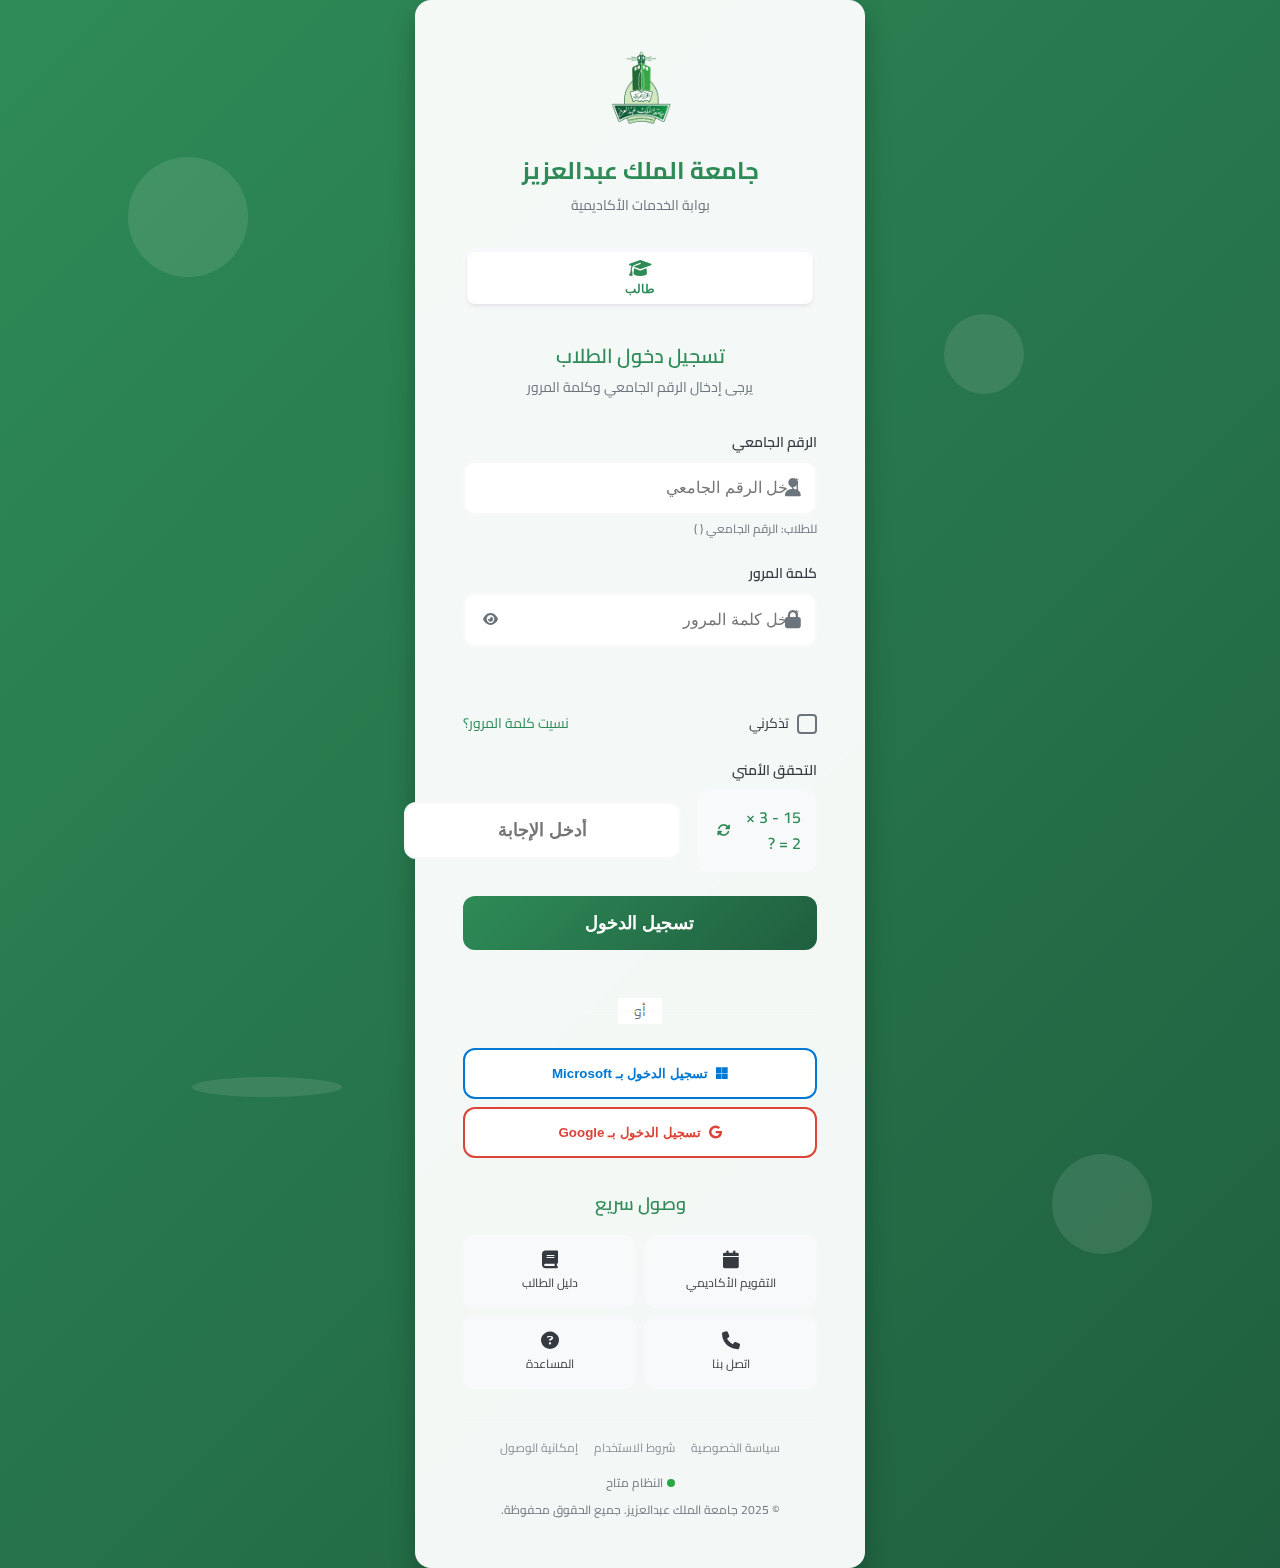
<file: index.html>
<!DOCTYPE html>
<html lang="ar" dir="rtl">
<head>
    <meta charset="UTF-8">
    <meta name="viewport" content="width=device-width, initial-scale=1.0">
    <title>تسجيل الدخول - جامعة الملك عبدالعزيز</title>
    <link rel="stylesheet" href="main.css">
    <link rel="stylesheet" href="login.css">
    <link rel="stylesheet" href="https://cdnjs.cloudflare.com/ajax/libs/font-awesome/6.4.0/css/all.min.css">
    <link href="https://fonts.googleapis.com/css2?family=Cairo:wght@300;400;600;700;900&display=swap" rel="stylesheet">
</head>
<body class="login-page">
    <!-- Background Animation -->
    <div class="login-background">
        <div class="animated-shapes">
            <div class="shape shape-1"></div>
            <div class="shape shape-2"></div>
            <div class="shape shape-3"></div>
            <div class="shape shape-4"></div>
            <div class="shape shape-5"></div>
        </div>
    </div>

    <!-- Login Container -->
    <div class="login-container">
        <!-- Logo Section -->
        <div class="login-header">
            <img src="kau-logo.png" alt="شعار جامعة الملك عبدالعزيز" class="login-logo">
            <h1>جامعة الملك عبدالعزيز</h1>
            <p>بوابة الخدمات الأكاديمية</p>
        </div>

        <!-- Login Form -->
        <div class="login-form-container">
            <div class="login-tabs">
                <button class="tab-btn active" data-tab="student">
                    <i class="fas fa-graduation-cap"></i>
                    <span>طالب</span>
                </button>
            </div>

            <form class="login-form" id="loginForm">
                <h2 id="loginTitle">تسجيل الدخول</h2>
                <p id="loginSubtitle">يرجى إدخال بياناتك للوصول إلى البوابة الأكاديمية</p>

                <!-- User Type Selection -->
                <input type="hidden" id="userType" value="student">

                <!-- Username Field -->
                <div class="form-group">
                    <label for="username" id="usernameLabel">الرقم الجامعي / اسم المستخدم</label>
                    <div class="input-container">
                        <i class="fas fa-user input-icon"></i>
                        <input type="text" id="username" name="username" placeholder="أدخل الرقم الجامعي أو اسم المستخدم" required>
                        <div class="input-validation">
                            <i class="fas fa-check validation-icon"></i>
                        </div>
                    </div>
                    <small class="input-hint" id="usernameHint"></small>
                </div>

                <!-- Password Field -->
                <div class="form-group">
                    <label for="password">كلمة المرور</label>
                    <div class="input-container">
                        <i class="fas fa-lock input-icon"></i>
                        <input type="password" id="password" name="password" placeholder="أدخل كلمة المرور" required>
                        <button type="button" class="password-toggle" onclick="togglePassword()">
                            <i class="fas fa-eye"></i>
                        </button>
                    </div>
                    <div class="password-strength" id="passwordStrength">
                        <div class="strength-bar">
                            <div class="strength-fill"></div>
                        </div>
                        <span class="strength-text">قوة كلمة المرور: متوسطة</span>
                    </div>
                </div>

                <!-- Remember Me & Forgot Password -->
                <div class="form-options">
                    <label class="checkbox-container">
                        <input type="checkbox" id="rememberMe">
                        <span class="checkmark"></span>
                        تذكرني
                    </label>
                    <a href="#" class="forgot-password" onclick="showForgotPassword()">نسيت كلمة المرور؟</a>
                </div>

                <!-- Security Verification -->
                <div class="form-group">
                    <label for="captcha">التحقق الأمني</label>
                    <div class="captcha-container">
                        <div class="captcha-question" id="captchaQuestion">
                            <span id="captchaText">7 + 10 × 9 = ?</span>
                            <button type="button" class="captcha-refresh" onclick="refreshCaptcha()">
                                <i class="fas fa-sync-alt"></i>
                            </button>
                        </div>
                        <input type="text" id="captcha" name="captcha" placeholder="أدخل الإجابة" required>
                    </div>
                </div>

                <!-- Login Button -->
                <button type="submit" class="login-btn" id="loginBtn">
                    <span class="btn-text">تسجيل الدخول</span>
                    <span class="btn-loading">
                        <i class="fas fa-spinner fa-spin"></i>
                        جاري التحقق...
                    </span>
                </button>

                <!-- Alternative Login Methods -->
                <div class="divider">
                    <span>أو</span>
                </div>

                <div class="alternative-login">
                    <button type="button" class="alt-login-btn microsoft-btn" onclick="loginWithMicrosoft()">
                        <i class="fab fa-microsoft"></i>
                        تسجيل الدخول بـ Microsoft
                    </button>
                    <button type="button" class="alt-login-btn google-btn" onclick="loginWithGoogle()">
                        <i class="fab fa-google"></i>
                        تسجيل الدخول بـ Google
                    </button>
                </div>
            </form>
        </div>

        <!-- Quick Links -->
        <div class="quick-links">
            <h4>وصول سريع</h4>
            <div class="links-grid">
                <a href="#" class="quick-link">
                    <i class="fas fa-calendar"></i>
                    <span>التقويم الأكاديمي</span>
                </a>
                <a href="#" class="quick-link">
                    <i class="fas fa-book"></i>
                    <span>دليل الطالب</span>
                </a>
                <a href="#" class="quick-link">
                    <i class="fas fa-phone"></i>
                    <span>اتصل بنا</span>
                </a>
                <a href="#" class="quick-link">
                    <i class="fas fa-question-circle"></i>
                    <span>المساعدة</span>
                </a>
            </div>
        </div>

        <!-- Footer -->
        <div class="login-footer">
            <div class="footer-links">
                <a href="#">سياسة الخصوصية</a>
                <a href="#">شروط الاستخدام</a>
                <a href="#">إمكانية الوصول</a>
            </div>
            <div class="system-status">
                <span class="status-indicator online"></span>
                <span>النظام متاح</span>
            </div>
            <p>&copy; 2025 جامعة الملك عبدالعزيز. جميع الحقوق محفوظة.</p>
        </div>
    </div>

    <!-- Success Modal -->
    <div class="success-modal" id="successModal">
        <div class="success-content">
            <div class="success-icon">
                <i class="fas fa-check"></i>
            </div>
            <h3>تم تسجيل الدخول بنجاح</h3>
            <p>مرحباً بك في بوابة الخدمات الأكاديمية</p>
            <p>سيتم توجيهك إلى لوحة التحكم خلال قليل...</p>
            <button class="success-btn" onclick="redirectToDashboard()">
                الانتقال إلى لوحة التحكم
            </button>
        </div>
    </div>

    <script src="main.js"></script>
    <script src="login.js"></script>
</body>
</html>
</file>
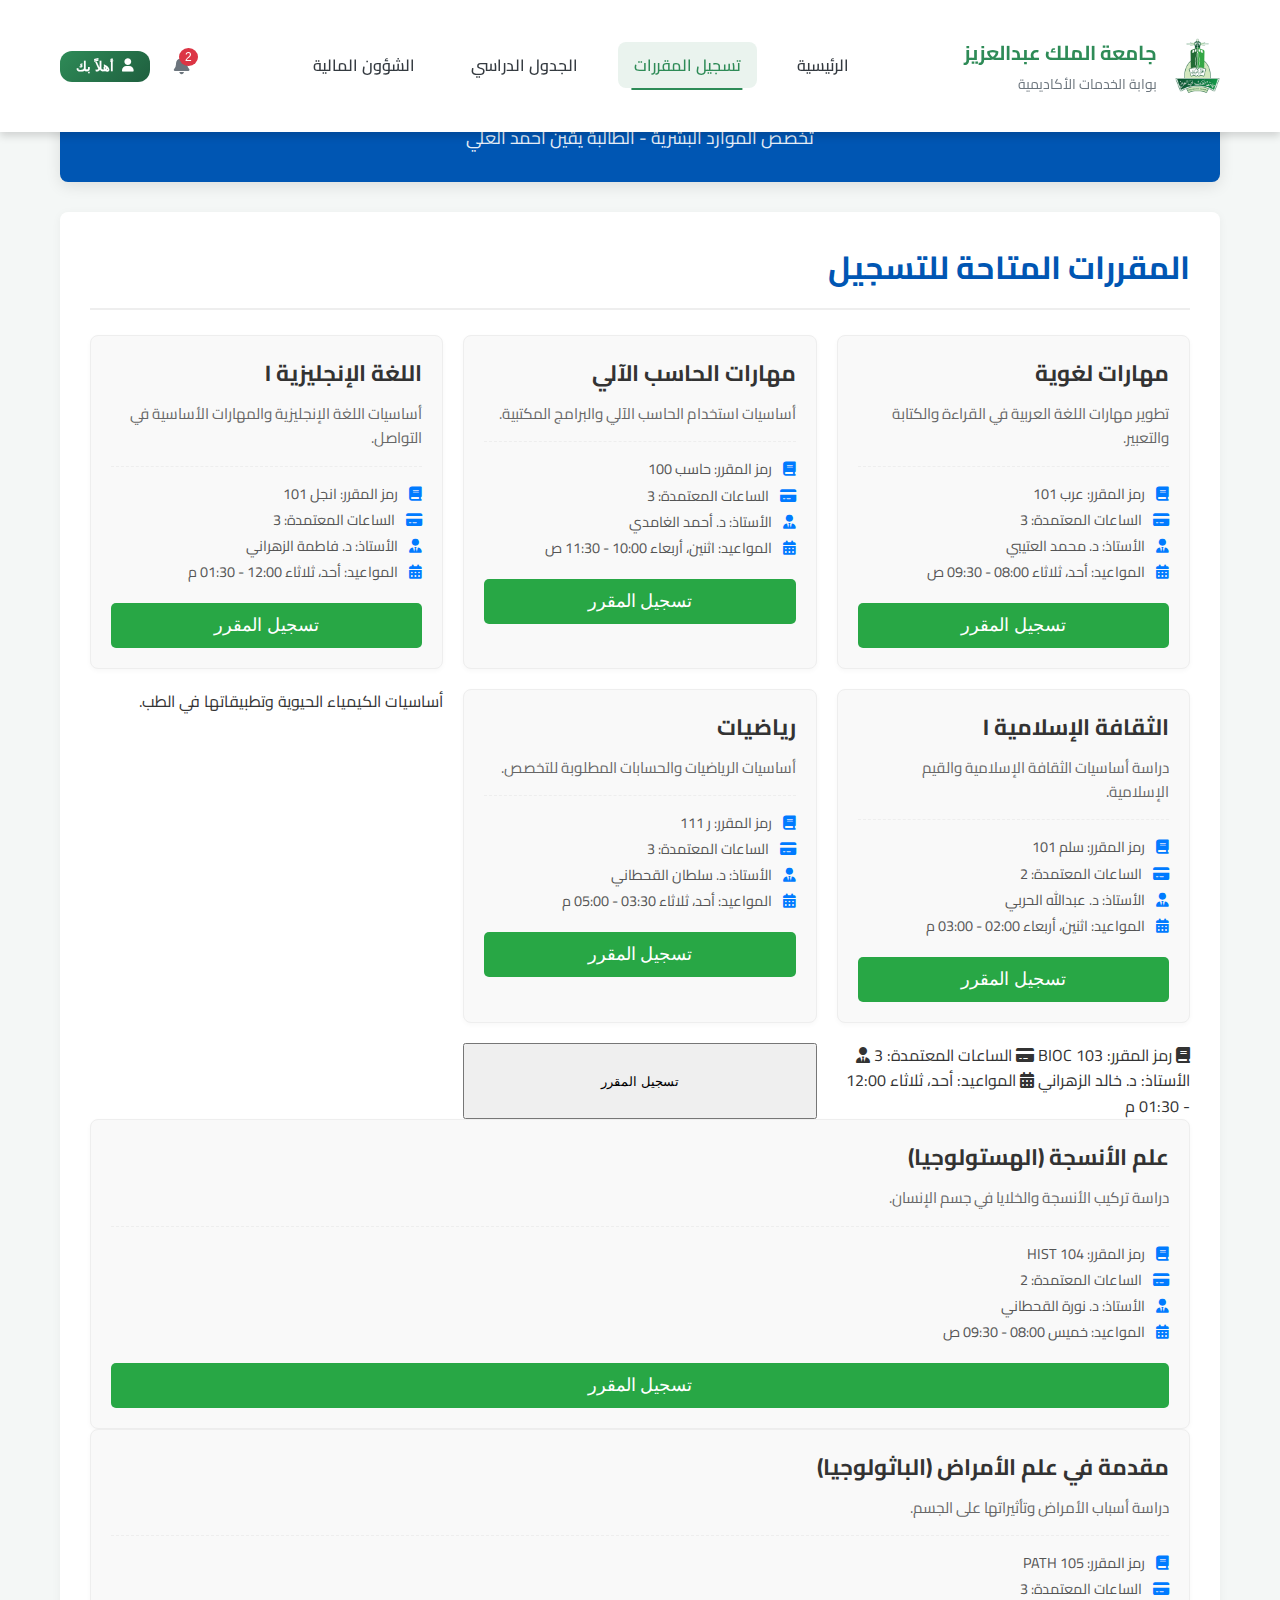
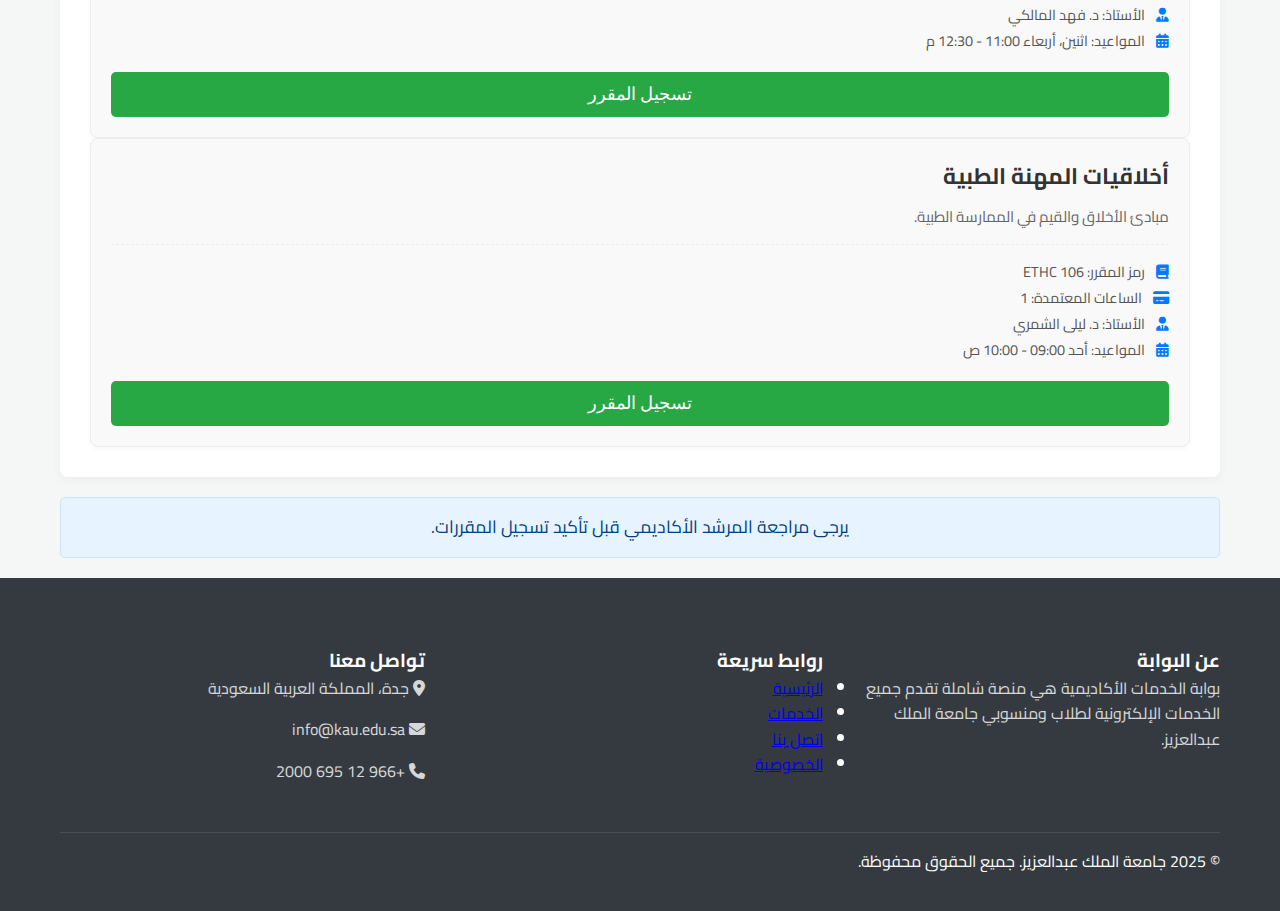
<file: registration.html>
<!DOCTYPE html>
<html lang="ar" dir="rtl">
<head>
    <meta charset="UTF-8">
    <meta name="viewport" content="width=device-width, initial-scale=1.0">
    <title>تسجيل المقررات - جامعة الملك عبدالعزيز</title>
    <link rel="stylesheet" href="main.css">
    <link rel="stylesheet" href="https://cdnjs.cloudflare.com/ajax/libs/font-awesome/6.4.0/css/all.min.css">
    <link href="https://fonts.googleapis.com/css2?family=Cairo:wght@300;400;600;700;900&display=swap" rel="stylesheet">
    <style>
        body {
            background-color: #f4f7f6;
            font-family: 'Cairo', sans-serif;
            color: #333;
        }
        .container {
            max-width: 1200px;
            margin: 0 auto;
            padding: 20px;
        }
        .page-header {
            background-color: #0056b3;
            color: white;
            padding: 30px 20px;
            border-radius: 8px;
            margin-bottom: 30px;
            text-align: center;
            box-shadow: 0 4px 15px rgba(0, 0, 0, 0.1);
        }
        .page-header h1 {
            margin: 0;
            font-size: 2.5em;
            font-weight: 700;
        }
        .page-header p {
            font-size: 1.1em;
            margin-top: 10px;
            opacity: 0.9;
        }
        .registration-section {
            background-color: #fff;
            padding: 30px;
            border-radius: 8px;
            box-shadow: 0 2px 10px rgba(0, 0, 0, 0.05);
        }
        .registration-section h2 {
            color: #0056b3;
            font-size: 2em;
            margin-bottom: 25px;
            border-bottom: 2px solid #eee;
            padding-bottom: 15px;
        }
        .course-list {
            display: grid;
            grid-template-columns: repeat(auto-fit, minmax(300px, 1fr));
            gap: 20px;
        }
        .course-card {
            background-color: #f9f9f9;
            border: 1px solid #eee;
            border-radius: 8px;
            padding: 20px;
            box-shadow: 0 2px 5px rgba(0, 0, 0, 0.03);
            transition: transform 0.2s ease-in-out;
        }
        .course-card:hover {
            transform: translateY(-5px);
        }
        .course-card h3 {
            color: #333;
            font-size: 1.4em;
            margin-top: 0;
            margin-bottom: 10px;
        }
        .course-card p {
            font-size: 0.95em;
            color: #666;
            margin-bottom: 5px;
        }
        .course-card .course-details {
            margin-top: 15px;
            padding-top: 15px;
            border-top: 1px dashed #eee;
        }
        .course-card .course-details span {
            display: block;
            font-size: 0.9em;
            color: #555;
            margin-bottom: 3px;
        }
        .course-card .course-details span i {
            margin-left: 8px;
            color: #007bff;
        }
        .course-card .register-btn {
            display: block;
            width: 100%;
            padding: 12px;
            margin-top: 20px;
            background-color: #28a745;
            color: white;
            border: none;
            border-radius: 5px;
            font-size: 1.1em;
            cursor: pointer;
            transition: background-color 0.3s ease;
        }
        .course-card .register-btn:hover {
            background-color: #218838;
        }
        .message-box {
            background-color: #e7f3ff;
            border: 1px solid #cce5ff;
            color: #004085;
            padding: 15px;
            border-radius: 5px;
            margin-top: 20px;
            font-size: 1.1em;
            text-align: center;
        }
    </style>
</head>
<body>
    <!-- Header (يمكن تضمينها من ملف main.html أو إعادة بنائها هنا) -->
    <header class="header">
        <div class="container">
            <div class="header-content">
                <div class="logo-section">
                    <img src="kau-logo.png" alt="شعار جامعة الملك عبدالعزيز" class="logo">
                    <div class="logo-text">
                        <h1>جامعة الملك عبدالعزيز</h1>
                        <p>بوابة الخدمات الأكاديمية</p>
                    </div>
                </div>
                <nav class="main-nav">
                    <ul>
                        <li><a href="academic.html" class="nav-link">الرئيسية</a></li>
                        <li><a href="#" class="nav-link active">تسجيل المقررات</a></li>
                        <li><a href="schedule.html" class="nav-link">الجدول الدراسي</a></li>
                        <li><a href="#" class="nav-link">الشؤون المالية</a></li>
                    </ul>
                </nav>
                <div class="header-actions">
                    <button class="notification-btn" id="notificationBtn">
                        <i class="fas fa-bell"></i>
                        <span class="notification-badge">3</span>
                    </button>
                    <div class="user-menu">
                        <button class="user-btn" id="userBtn">
                            <i class="fas fa-user"></i>
                            <span>أهلاً بك</span>
                        </button>
                        <div class="user-dropdown" id="userDropdown">
                            <a href="index.html">تسجيل الدخول</a>
                            <a href="profile.html">الملف الشخصي</a>
                            <a href="settings.html">الإعدادات</a>
                            <a href="#" onclick="logout()">تسجيل الخروج</a>
                        </div>
                    </div>
                </div>
            </div>
        </div>
    </header>

    <div class="container">
        <div class="page-header">
            <h1>تسجيل المقررات الدراسية</h1>
            <p>تخصص الموارد البشرية - الطالبة يقين احمد العلي</p>
        </div>

        <div class="registration-section">
            <h2>المقررات المتاحة للتسجيل</h2>
            <div class="course-list">
                <!-- مقررات السنة الأولى لتخصص الموارد البشرية -->
                <div class="course-card">
                    <h3>مهارات لغوية</h3>
                    <p>تطوير مهارات اللغة العربية في القراءة والكتابة والتعبير.</p>
                    <div class="course-details">
                        <span><i class="fas fa-book"></i> رمز المقرر: عرب 101</span>
                        <span><i class="fas fa-credit-card"></i> الساعات المعتمدة: 3</span>
                        <span><i class="fas fa-user-tie"></i> الأستاذ: د. محمد العتيبي</span>
                        <span><i class="fas fa-calendar-alt"></i> المواعيد: أحد، ثلاثاء 08:00 - 09:30 ص</span>
                    </div>
                    <button class="register-btn">تسجيل المقرر</button>
                </div>

                <div class="course-card">
                    <h3>مهارات الحاسب الآلي</h3>
                    <p>أساسيات استخدام الحاسب الآلي والبرامج المكتبية.</p>
                    <div class="course-details">
                        <span><i class="fas fa-book"></i> رمز المقرر: حاسب 100</span>
                        <span><i class="fas fa-credit-card"></i> الساعات المعتمدة: 3</span>
                        <span><i class="fas fa-user-tie"></i> الأستاذ: د. أحمد الغامدي</span>
                        <span><i class="fas fa-calendar-alt"></i> المواعيد: اثنين، أربعاء 10:00 - 11:30 ص</span>
                    </div>
                    <button class="register-btn">تسجيل المقرر</button>
                </div>

                <div class="course-card">
                    <h3>اللغة الإنجليزية I</h3>
                    <p>أساسيات اللغة الإنجليزية والمهارات الأساسية في التواصل.</p>
                    <div class="course-details">
                        <span><i class="fas fa-book"></i> رمز المقرر: انجل 101</span>
                        <span><i class="fas fa-credit-card"></i> الساعات المعتمدة: 3</span>
                        <span><i class="fas fa-user-tie"></i> الأستاذ: د. فاطمة الزهراني</span>
                        <span><i class="fas fa-calendar-alt"></i> المواعيد: أحد، ثلاثاء 12:00 - 01:30 م</span>
                    </div>
                    <button class="register-btn">تسجيل المقرر</button>
                </div>

                <div class="course-card">
                    <h3>الثقافة الإسلامية I</h3>
                    <p>دراسة أساسيات الثقافة الإسلامية والقيم الإسلامية.</p>
                    <div class="course-details">
                        <span><i class="fas fa-book"></i> رمز المقرر: سلم 101</span>
                        <span><i class="fas fa-credit-card"></i> الساعات المعتمدة: 2</span>
                        <span><i class="fas fa-user-tie"></i> الأستاذ: د. عبدالله الحربي</span>
                        <span><i class="fas fa-calendar-alt"></i> المواعيد: اثنين، أربعاء 02:00 - 03:00 م</span>
                    </div>
                    <button class="register-btn">تسجيل المقرر</button>
                </div>

                <div class="course-card">
                    <h3>رياضيات</h3>
                    <p>أساسيات الرياضيات والحسابات المطلوبة للتخصص.</p>
                    <div class="course-details">
                        <span><i class="fas fa-book"></i> رمز المقرر: ر 111</span>
                        <span><i class="fas fa-credit-card"></i> الساعات المعتمدة: 3</span>
                        <span><i class="fas fa-user-tie"></i> الأستاذ: د. سلطان القحطاني</span>
                        <span><i class="fas fa-calendar-alt"></i> المواعيد: أحد، ثلاثاء 03:30 - 05:00 م</span>
                    </div>
                    <button class="register-btn">تسجيل المقرر</button>
                </div>
                    <p>أساسيات الكيمياء الحيوية وتطبيقاتها في الطب.</p>
                    <div class="course-details">
                        <span><i class="fas fa-book"></i> رمز المقرر: BIOC 103</span>
                        <span><i class="fas fa-credit-card"></i> الساعات المعتمدة: 3</span>
                        <span><i class="fas fa-user-tie"></i> الأستاذ: د. خالد الزهراني</span>
                        <span><i class="fas fa-calendar-alt"></i> المواعيد: أحد، ثلاثاء 12:00 - 01:30 م</span>
                    </div>
                    <button class="register-btn">تسجيل المقرر</button>
                </div>

                <div class="course-card">
                    <h3>علم الأنسجة (الهستولوجيا)</h3>
                    <p>دراسة تركيب الأنسجة والخلايا في جسم الإنسان.</p>
                    <div class="course-details">
                        <span><i class="fas fa-book"></i> رمز المقرر: HIST 104</span>
                        <span><i class="fas fa-credit-card"></i> الساعات المعتمدة: 2</span>
                        <span><i class="fas fa-user-tie"></i> الأستاذ: د. نورة القحطاني</span>
                        <span><i class="fas fa-calendar-alt"></i> المواعيد: خميس 08:00 - 09:30 ص</span>
                    </div>
                    <button class="register-btn">تسجيل المقرر</button>
                </div>

                <div class="course-card">
                    <h3>مقدمة في علم الأمراض (الباثولوجيا)</h3>
                    <p>دراسة أسباب الأمراض وتأثيراتها على الجسم.</p>
                    <div class="course-details">
                        <span><i class="fas fa-book"></i> رمز المقرر: PATH 105</span>
                        <span><i class="fas fa-credit-card"></i> الساعات المعتمدة: 3</span>
                        <span><i class="fas fa-user-tie"></i> الأستاذ: د. فهد المالكي</span>
                        <span><i class="fas fa-calendar-alt"></i> المواعيد: اثنين، أربعاء 11:00 - 12:30 م</span>
                    </div>
                    <button class="register-btn">تسجيل المقرر</button>
                </div>

                <div class="course-card">
                    <h3>أخلاقيات المهنة الطبية</h3>
                    <p>مبادئ الأخلاق والقيم في الممارسة الطبية.</p>
                    <div class="course-details">
                        <span><i class="fas fa-book"></i> رمز المقرر: ETHC 106</span>
                        <span><i class="fas fa-credit-card"></i> الساعات المعتمدة: 1</span>
                        <span><i class="fas fa-user-tie"></i> الأستاذ: د. ليلى الشمري</span>
                        <span><i class="fas fa-calendar-alt"></i> المواعيد: أحد 09:00 - 10:00 ص</span>
                    </div>
                    <button class="register-btn">تسجيل المقرر</button>
                </div>
            </div>
            <div class="message-box">
                <p>يرجى مراجعة المرشد الأكاديمي قبل تأكيد تسجيل المقررات.</p>
            </div>
        </div>
    </div>

    <!-- Footer (يمكن تضمينها من ملف main.html أو إعادة بنائها هنا) -->
    <footer class="footer">
        <div class="container">
            <div class="footer-content">
                <div class="footer-section about">
                    <h3>عن البوابة</h3>
                    <p>بوابة الخدمات الأكاديمية هي منصة شاملة تقدم جميع الخدمات الإلكترونية لطلاب ومنسوبي جامعة الملك عبدالعزيز.</p>
                </div>
                <div class="footer-section links">
                    <h3>روابط سريعة</h3>
                    <ul>
                        <li><a href="#">الرئيسية</a></li>
                        <li><a href="#">الخدمات</a></li>
                        <li><a href="#">اتصل بنا</a></li>
                        <li><a href="#">الخصوصية</a></li>
                    </ul>
                </div>
                <div class="footer-section contact">
                    <h3>تواصل معنا</h3>
                    <p><i class="fas fa-map-marker-alt"></i> جدة، المملكة العربية السعودية</p>
                    <p><i class="fas fa-envelope"></i> info@kau.edu.sa</p>
                    <p><i class="fas fa-phone"></i> +966 12 695 2000</p>
                </div>
            </div>
            <div class="footer-bottom">
                <p>&copy; 2025 جامعة الملك عبدالعزيز. جميع الحقوق محفوظة.</p>
            </div>
        </div>
    </footer>

    <script src="main.js"></script>
    <script>
        // يمكن إضافة منطق خاص بصفحة تسجيل المقررات هنا
        document.querySelectorAll('.register-btn').forEach(button => {
            button.addEventListener('click', function() {
                alert('تم طلب تسجيل المقرر: ' + this.previousElementSibling.previousElementSibling.textContent);
                this.textContent = 'تم التسجيل';
                this.disabled = true;
                this.style.backgroundColor = '#6c757d';
            });
        });
    </script>
</body>
</html>
</file>
<file: login.css>
/* Login Page Styles */

.login-page {
    margin: 0;
    padding: 0;
    min-height: 100vh;
    background: var(--gradient-primary);
    display: flex;
    align-items: center;
    justify-content: center;
    position: relative;
}

/* Background Animation */
.login-background {
    position: absolute;
    top: 0;
    left: 0;
    right: 0;
    bottom: 0;
    overflow: hidden;
    z-index: 1;
}

.animated-shapes {
    position: relative;
    width: 100%;
    height: 100%;
}

.animated-shapes .shape {
    position: absolute;
    background: rgba(255, 255, 255, 0.1);
    border-radius: 50%;
    animation: float 8s ease-in-out infinite;
}

.shape-1 {
    width: 120px;
    height: 120px;
    top: 10%;
    left: 10%;
    animation-delay: 0s;
}

.shape-2 {
    width: 80px;
    height: 80px;
    top: 20%;
    right: 20%;
    animation-delay: 1s;
}

.shape-3 {
    width: 150px;
    height: 20px;
    bottom: 30%;
    left: 15%;
    animation-delay: 2s;
}

.shape-4 {
    width: 100px;
    height: 100px;
    bottom: 20%;
    right: 10%;
    animation-delay: 3s;
}

.shape-5 {
    width: 60px;
    height: 60px;
    top: 50%;
    left: 50%;
    animation-delay: 4s;
}

@keyframes float {
    0%, 100% {
        transform: translateY(0px) rotate(0deg);
        opacity: 0.7;
    }
    50% {
        transform: translateY(-30px) rotate(180deg);
        opacity: 1;
    }
}

/* Login Container */
.login-container {
    position: relative;
    z-index: 2;
    background: rgba(255, 255, 255, 0.95);
    backdrop-filter: blur(20px);
    border-radius: var(--radius-xl);
    padding: var(--spacing-2xl);
    max-width: 450px;
    width: 90%;
    box-shadow: var(--shadow-xl);
    animation: slideUp 0.8s ease;
}

@keyframes slideUp {
    from {
        opacity: 0;
        transform: translateY(50px);
    }
    to {
        opacity: 1;
        transform: translateY(0);
    }
}

/* Login Header */
.login-header {
    text-align: center;
    margin-bottom: var(--spacing-xl);
}

.login-logo {
    height: 80px;
    width: auto;
    margin-bottom: var(--spacing-md);
    animation: logoFloat 3s ease-in-out infinite;
}

@keyframes logoFloat {
    0%, 100% { transform: translateY(0px); }
    50% { transform: translateY(-5px); }
}

.login-header h1 {
    font-size: var(--font-size-2xl);
    font-weight: 700;
    color: var(--primary);
    margin-bottom: var(--spacing-xs);
}

.login-header p {
    color: var(--gray);
    font-size: var(--font-size-sm);
}

/* Login Tabs */
.login-tabs {
    display: flex;
    background: var(--light-gray);
    border-radius: var(--radius-lg);
    padding: var(--spacing-xs);
    margin-bottom: var(--spacing-xl);
}

.login-tabs .tab-btn {
    flex: 1;
    display: flex;
    flex-direction: column;
    align-items: center;
    gap: var(--spacing-xs);
    padding: var(--spacing-sm);
    background: transparent;
    border: none;
    border-radius: var(--radius-md);
    cursor: pointer;
    transition: var(--transition-normal);
    font-size: var(--font-size-xs);
    color: var(--gray);
}

.login-tabs .tab-btn.active {
    background: var(--white);
    color: var(--primary);
    box-shadow: var(--shadow-sm);
}

.login-tabs .tab-btn i {
    font-size: var(--font-size-lg);
}

.login-tabs .tab-btn:hover:not(.active) {
    color: var(--primary);
}

/* Login Form */
.login-form-container {
    margin-bottom: var(--spacing-xl);
}

.login-form h2 {
    font-size: var(--font-size-xl);
    font-weight: 600;
    color: var(--primary);
    margin-bottom: var(--spacing-xs);
    text-align: center;
}

.login-form p {
    color: var(--gray);
    font-size: var(--font-size-sm);
    text-align: center;
    margin-bottom: var(--spacing-xl);
}

/* Form Groups */
.form-group {
    margin-bottom: var(--spacing-lg);
}

.form-group label {
    display: block;
    font-weight: 600;
    color: var(--dark-gray);
    margin-bottom: var(--spacing-sm);
    font-size: var(--font-size-sm);
}

.input-container {
    position: relative;
    display: flex;
    align-items: center;
}

.input-container input {
    width: 100%;
    padding: var(--spacing-md) var(--spacing-md) var(--spacing-md) 3rem;
    border: 2px solid var(--light-gray);
    border-radius: var(--radius-lg);
    font-size: var(--font-size-base);
    transition: var(--transition-normal);
    background: var(--white);
}

.input-container input:focus {
    outline: none;
    border-color: var(--primary);
    box-shadow: 0 0 0 3px rgba(46, 139, 87, 0.1);
}

.input-container input.valid {
    border-color: var(--success);
    padding-left: 4rem;
}

.input-icon {
    position: absolute;
    right: var(--spacing-md);
    color: var(--gray);
    font-size: var(--font-size-lg);
    z-index: 2;
    transition: var(--transition-normal);
}

.input-container input:focus + .input-icon,
.input-container input.valid + .input-icon {
    color: var(--primary);
}

.validation-icon {
    position: absolute;
    left: var(--spacing-md);
    color: var(--success);
    font-size: var(--font-size-lg);
    opacity: 0;
    transition: var(--transition-normal);
}

.input-container input.valid ~ .input-validation .validation-icon {
    opacity: 1;
}

.password-toggle {
    position: absolute;
    left: var(--spacing-md);
    background: none;
    border: none;
    color: var(--gray);
    cursor: pointer;
    padding: var(--spacing-xs);
    border-radius: var(--radius-sm);
    transition: var(--transition-normal);
}

.password-toggle:hover {
    color: var(--primary);
    background: rgba(46, 139, 87, 0.1);
}

.input-hint {
    display: block;
    margin-top: var(--spacing-xs);
    font-size: var(--font-size-xs);
    color: var(--gray);
}

/* Password Strength */
.password-strength {
    margin-top: var(--spacing-sm);
    opacity: 0;
    transition: var(--transition-normal);
}

.password-strength.show {
    opacity: 1;
}

.strength-bar {
    height: 4px;
    background: var(--light-gray);
    border-radius: 2px;
    overflow: hidden;
    margin-bottom: var(--spacing-xs);
}

.strength-fill {
    height: 100%;
    width: 0%;
    transition: var(--transition-normal);
    border-radius: 2px;
}

.strength-fill.weak {
    width: 33%;
    background: var(--danger);
}

.strength-fill.medium {
    width: 66%;
    background: var(--warning);
}

.strength-fill.strong {
    width: 100%;
    background: var(--success);
}

.strength-text {
    font-size: var(--font-size-xs);
    color: var(--gray);
}

/* Form Options */
.form-options {
    display: flex;
    justify-content: space-between;
    align-items: center;
    margin-bottom: var(--spacing-lg);
}

.checkbox-container {
    display: flex;
    align-items: center;
    cursor: pointer;
    font-size: var(--font-size-sm);
    color: var(--dark-gray);
}

.checkbox-container input {
    display: none;
}

.checkmark {
    width: 20px;
    height: 20px;
    border: 2px solid var(--gray);
    border-radius: var(--radius-sm);
    margin-left: var(--spacing-sm);
    position: relative;
    transition: var(--transition-normal);
}

.checkbox-container input:checked + .checkmark {
    background: var(--primary);
    border-color: var(--primary);
}

.checkbox-container input:checked + .checkmark::after {
    content: '\f00c';
    font-family: 'Font Awesome 6 Free';
    font-weight: 900;
    position: absolute;
    top: 50%;
    left: 50%;
    transform: translate(-50%, -50%);
    color: var(--white);
    font-size: 12px;
}

.forgot-password {
    color: var(--primary);
    text-decoration: none;
    font-size: var(--font-size-sm);
    transition: var(--transition-normal);
}

.forgot-password:hover {
    text-decoration: underline;
}

/* CAPTCHA */
.captcha-container {
    display: flex;
    gap: var(--spacing-md);
    align-items: center;
}

.captcha-question {
    display: flex;
    align-items: center;
    gap: var(--spacing-sm);
    background: var(--light-gray);
    padding: var(--spacing-md);
    border-radius: var(--radius-lg);
    font-weight: 600;
    color: var(--primary);
    min-width: 120px;
    justify-content: center;
}

.captcha-refresh {
    background: none;
    border: none;
    color: var(--primary);
    cursor: pointer;
    padding: var(--spacing-xs);
    border-radius: var(--radius-sm);
    transition: var(--transition-normal);
}

.captcha-refresh:hover {
    background: rgba(46, 139, 87, 0.1);
    transform: rotate(180deg);
}

.captcha-container input {
    flex: 1;
    padding: var(--spacing-md);
    border: 2px solid var(--light-gray);
    border-radius: var(--radius-lg);
    text-align: center;
    font-weight: 600;
    font-size: var(--font-size-lg);
}

/* Login Button */
.login-btn {
    width: 100%;
    padding: var(--spacing-md);
    background: var(--gradient-primary);
    color: var(--white);
    border: none;
    border-radius: var(--radius-lg);
    font-size: var(--font-size-lg);
    font-weight: 600;
    cursor: pointer;
    transition: var(--transition-normal);
    position: relative;
    overflow: hidden;
    margin-bottom: var(--spacing-lg);
}

.login-btn:hover:not(:disabled) {
    transform: translateY(-2px);
    box-shadow: var(--shadow-lg);
}

.login-btn:disabled {
    opacity: 0.7;
    cursor: not-allowed;
}

.btn-loading {
    display: none;
}

.login-btn.loading .btn-text {
    display: none;
}

.login-btn.loading .btn-loading {
    display: block;
}

/* Divider */
.divider {
    text-align: center;
    margin: var(--spacing-lg) 0;
    position: relative;
}

.divider::before {
    content: '';
    position: absolute;
    top: 50%;
    left: 0;
    right: 0;
    height: 1px;
    background: var(--light-gray);
}

.divider span {
    background: var(--white);
    padding: 0 var(--spacing-md);
    color: var(--gray);
    font-size: var(--font-size-sm);
}

/* Alternative Login */
.alternative-login {
    display: flex;
    flex-direction: column;
    gap: var(--spacing-sm);
}

.alt-login-btn {
    display: flex;
    align-items: center;
    justify-content: center;
    gap: var(--spacing-sm);
    padding: var(--spacing-md);
    border: 2px solid;
    border-radius: var(--radius-lg);
    background: var(--white);
    cursor: pointer;
    transition: var(--transition-normal);
    font-weight: 600;
    text-decoration: none;
}

.microsoft-btn {
    border-color: #0078d4;
    color: #0078d4;
}

.microsoft-btn:hover {
    background: #0078d4;
    color: var(--white);
}

.google-btn {
    border-color: #db4437;
    color: #db4437;
}

.google-btn:hover {
    background: #db4437;
    color: var(--white);
}

/* Quick Links */
.quick-links {
    margin-bottom: var(--spacing-xl);
}

.quick-links h4 {
    font-size: var(--font-size-lg);
    font-weight: 600;
    color: var(--primary);
    margin-bottom: var(--spacing-md);
    text-align: center;
}

.links-grid {
    display: grid;
    grid-template-columns: repeat(2, 1fr);
    gap: var(--spacing-sm);
}

.quick-link {
    display: flex;
    flex-direction: column;
    align-items: center;
    gap: var(--spacing-xs);
    padding: var(--spacing-md);
    background: var(--light-gray);
    border-radius: var(--radius-lg);
    text-decoration: none;
    color: var(--dark-gray);
    transition: var(--transition-normal);
    font-size: var(--font-size-xs);
}

.quick-link:hover {
    background: var(--primary);
    color: var(--white);
    transform: translateY(-2px);
}

.quick-link i {
    font-size: var(--font-size-lg);
}

/* Login Footer */
.login-footer {
    text-align: center;
    border-top: 1px solid var(--light-gray);
    padding-top: var(--spacing-md);
}

.footer-links {
    display: flex;
    justify-content: center;
    gap: var(--spacing-md);
    margin-bottom: var(--spacing-md);
    flex-wrap: wrap;
}

.footer-links a {
    color: var(--gray);
    text-decoration: none;
    font-size: var(--font-size-xs);
    transition: var(--transition-normal);
}

.footer-links a:hover {
    color: var(--primary);
}

.system-status {
    display: flex;
    align-items: center;
    justify-content: center;
    gap: var(--spacing-xs);
    margin-bottom: var(--spacing-sm);
    font-size: var(--font-size-xs);
    color: var(--gray);
}

.status-indicator {
    width: 8px;
    height: 8px;
    border-radius: 50%;
    animation: pulse 2s infinite;
}

.status-indicator.online {
    background: var(--success);
}

.status-indicator.offline {
    background: var(--danger);
}

@keyframes pulse {
    0% { opacity: 1; }
    50% { opacity: 0.5; }
    100% { opacity: 1; }
}

.login-footer p {
    font-size: var(--font-size-xs);
    color: var(--gray);
    margin: 0;
}

/* Success Modal */
.success-modal {
    position: fixed;
    top: 0;
    left: 0;
    right: 0;
    bottom: 0;
    background: rgba(0, 0, 0, 0.8);
    display: flex;
    align-items: center;
    justify-content: center;
    z-index: 10000;
    opacity: 0;
    visibility: hidden;
    transition: var(--transition-normal);
}

.success-modal.show {
    opacity: 1;
    visibility: visible;
}

.success-content {
    background: var(--white);
    border-radius: var(--radius-xl);
    padding: var(--spacing-2xl);
    text-align: center;
    max-width: 400px;
    width: 90%;
    animation: successSlideUp 0.5s ease;
}

@keyframes successSlideUp {
    from {
        opacity: 0;
        transform: translateY(50px) scale(0.9);
    }
    to {
        opacity: 1;
        transform: translateY(0) scale(1);
    }
}

.success-icon {
    width: 80px;
    height: 80px;
    background: var(--success);
    border-radius: 50%;
    display: flex;
    align-items: center;
    justify-content: center;
    margin: 0 auto var(--spacing-lg);
    animation: successPulse 1s ease;
}

@keyframes successPulse {
    0% { transform: scale(0); }
    50% { transform: scale(1.1); }
    100% { transform: scale(1); }
}

.success-icon i {
    font-size: var(--font-size-2xl);
    color: var(--white);
}

.success-content h3 {
    font-size: var(--font-size-xl);
    font-weight: 600;
    color: var(--primary);
    margin-bottom: var(--spacing-md);
}

.success-content p {
    color: var(--gray);
    margin-bottom: var(--spacing-md);
    line-height: 1.6;
}

.success-btn {
    background: var(--gradient-primary);
    color: var(--white);
    border: none;
    padding: var(--spacing-md) var(--spacing-xl);
    border-radius: var(--radius-lg);
    font-weight: 600;
    cursor: pointer;
    transition: var(--transition-normal);
}

.success-btn:hover {
    transform: translateY(-2px);
    box-shadow: var(--shadow-lg);
}

/* Responsive Design */
@media (max-width: 768px) {
    .login-container {
        padding: var(--spacing-lg);
        margin: var(--spacing-md);
    }
    
    .login-tabs {
        flex-direction: column;
        gap: var(--spacing-xs);
    }
    
    .login-tabs .tab-btn {
        flex-direction: row;
        justify-content: center;
    }
    
    .captcha-container {
        flex-direction: column;
        align-items: stretch;
    }
    
    .captcha-question {
        justify-content: center;
    }
    
    .links-grid {
        grid-template-columns: 1fr;
    }
    
    .footer-links {
        flex-direction: column;
        gap: var(--spacing-sm);
    }
}

@media (max-width: 480px) {
    .login-container {
        padding: var(--spacing-md);
    }
    
    .login-logo {
        height: 60px;
    }
    
    .login-header h1 {
        font-size: var(--font-size-xl);
    }
    
    .alternative-login {
        gap: var(--spacing-xs);
    }
    
    .alt-login-btn {
        padding: var(--spacing-sm);
        font-size: var(--font-size-sm);
    }
}

/* Dark Mode Support */
@media (prefers-color-scheme: dark) {
    .login-container {
        background: rgba(52, 58, 64, 0.95);
        color: var(--white);
    }
    
    .form-group label {
        color: var(--white);
    }
    
    .input-container input {
        background: rgba(255, 255, 255, 0.1);
        color: var(--white);
        border-color: rgba(255, 255, 255, 0.2);
    }
    
    .input-container input::placeholder {
        color: rgba(255, 255, 255, 0.6);
    }
    
    .quick-link {
        background: rgba(255, 255, 255, 0.1);
        color: var(--white);
    }
}

/* Print Styles */
@media print {
    .login-page {
        background: white !important;
    }
    
    .login-background,
    .animated-shapes,
    .alternative-login,
    .quick-links {
        display: none !important;
    }
    
    .login-container {
        background: white !important;
        box-shadow: none !important;
        border: 1px solid #ccc !important;
    }
}
</file>
<file: main.css>
/* Reset and Base Styles */
* {
    margin: 0;
    padding: 0;
    box-sizing: border-box;
}

:root {
    /* KAU Brand Colors */
    --kau-green: #2E8B57;
    --kau-dark-green: #1F5F3F;
    --kau-light-green: #90EE90;
    --kau-gold: #FFD700;
    --kau-dark-gold: #B8860B;
    
    /* UI Colors */
    --primary: var(--kau-green);
    --primary-dark: var(--kau-dark-green);
    --secondary: var(--kau-gold);
    --accent: #4A90E2;
    --success: #28A745;
    --warning: #FFC107;
    --danger: #DC3545;
    --info: #17A2B8;
    
    /* Neutral Colors */
    --white: #FFFFFF;
    --light-gray: #F8F9FA;
    --gray: #6C757D;
    --dark-gray: #343A40;
    --black: #000000;
    
    /* Gradients */
    --gradient-primary: linear-gradient(135deg, var(--kau-green) 0%, var(--kau-dark-green) 100%);
    --gradient-secondary: linear-gradient(135deg, var(--kau-gold) 0%, var(--kau-dark-gold) 100%);
    --gradient-hero: linear-gradient(135deg, rgba(46, 139, 87, 0.9) 0%, rgba(31, 95, 63, 0.9) 100%);
    
    /* Shadows */
    --shadow-sm: 0 2px 4px rgba(0, 0, 0, 0.1);
    --shadow-md: 0 4px 8px rgba(0, 0, 0, 0.15);
    --shadow-lg: 0 8px 16px rgba(0, 0, 0, 0.2);
    --shadow-xl: 0 12px 24px rgba(0, 0, 0, 0.25);
    
    /* Spacing */
    --spacing-xs: 0.25rem;
    --spacing-sm: 0.5rem;
    --spacing-md: 1rem;
    --spacing-lg: 1.5rem;
    --spacing-xl: 2rem;
    --spacing-2xl: 3rem;
    
    /* Border Radius */
    --radius-sm: 4px;
    --radius-md: 8px;
    --radius-lg: 12px;
    --radius-xl: 16px;
    --radius-full: 50%;
    
    /* Transitions */
    --transition-fast: 0.2s ease;
    --transition-normal: 0.3s ease;
    --transition-slow: 0.5s ease;
    
    /* Typography */
    --font-family: 'Cairo', 'Segoe UI', Tahoma, Geneva, Verdana, sans-serif;
    --font-size-xs: 0.75rem;
    --font-size-sm: 0.875rem;
    --font-size-base: 1rem;
    --font-size-lg: 1.125rem;
    --font-size-xl: 1.25rem;
    --font-size-2xl: 1.5rem;
    --font-size-3xl: 1.875rem;
    --font-size-4xl: 2.25rem;
    --font-size-5xl: 3rem;
}

body {
    font-family: var(--font-family);
    line-height: 1.6;
    color: var(--dark-gray);
    background-color: var(--light-gray);
    overflow-x: hidden;
}

.container {
    max-width: 1200px;
    margin: 0 auto;
    padding: 0 var(--spacing-md);
}

/* Header Styles */
.header {
    background: var(--white);
    box-shadow: var(--shadow-md);
    position: fixed;
    top: 0;
    left: 0;
    right: 0;
    z-index: 1000;
    transition: var(--transition-normal);
}

.header-content {
    display: flex;
    align-items: center;
    justify-content: space-between;
    padding: var(--spacing-md) 0;
}

.logo-section {
    display: flex;
    align-items: center;
    gap: var(--spacing-md);
}

.logo {
    height: 60px;
    width: auto;
    transition: var(--transition-normal);
}

.logo:hover {
    transform: scale(1.05);
}

.logo-text h1 {
    font-size: var(--font-size-xl);
    font-weight: 700;
    color: var(--primary);
    margin-bottom: var(--spacing-xs);
}

.logo-text p {
    font-size: var(--font-size-sm);
    color: var(--gray);
}

.main-nav ul {
    display: flex;
    list-style: none;
    gap: var(--spacing-lg);
}

.nav-link {
    text-decoration: none;
    color: var(--dark-gray);
    font-weight: 600;
    padding: var(--spacing-sm) var(--spacing-md);
    border-radius: var(--radius-md);
    transition: var(--transition-normal);
    position: relative;
}

.nav-link:hover,
.nav-link.active {
    color: var(--primary);
    background-color: rgba(46, 139, 87, 0.1);
}

.nav-link::after {
    content: '';
    position: absolute;
    bottom: -2px;
    left: 50%;
    width: 0;
    height: 2px;
    background: var(--primary);
    transition: var(--transition-normal);
    transform: translateX(-50%);
}

.nav-link:hover::after,
.nav-link.active::after {
    width: 80%;
}

.header-actions {
    display: flex;
    align-items: center;
    gap: var(--spacing-md);
}

.notification-btn {
    position: relative;
    background: none;
    border: none;
    font-size: var(--font-size-lg);
    color: var(--gray);
    cursor: pointer;
    padding: var(--spacing-sm);
    border-radius: var(--radius-full);
    transition: var(--transition-normal);
}

.notification-btn:hover {
    color: var(--primary);
    background-color: rgba(46, 139, 87, 0.1);
}

.notification-badge {
    position: absolute;
    top: 0;
    right: 0;
    background: var(--danger);
    color: var(--white);
    font-size: var(--font-size-xs);
    padding: 2px 6px;
    border-radius: var(--radius-full);
    min-width: 18px;
    text-align: center;
}

.user-menu {
    position: relative;
}

.user-btn {
    display: flex;
    align-items: center;
    gap: var(--spacing-sm);
    background: var(--gradient-primary);
    color: var(--white);
    border: none;
    padding: var(--spacing-sm) var(--spacing-md);
    border-radius: var(--radius-lg);
    cursor: pointer;
    font-weight: 600;
    transition: var(--transition-normal);
}

.user-btn:hover {
    transform: translateY(-2px);
    box-shadow: var(--shadow-lg);
}

.user-dropdown {
    position: absolute;
    top: 100%;
    right: 0;
    background: var(--white);
    border-radius: var(--radius-md);
    box-shadow: var(--shadow-lg);
    min-width: 200px;
    opacity: 0;
    visibility: hidden;
    transform: translateY(-10px);
    transition: var(--transition-normal);
    z-index: 1001;
}

.user-dropdown.show {
    opacity: 1;
    visibility: visible;
    transform: translateY(0);
}

.user-dropdown a {
    display: block;
    padding: var(--spacing-sm) var(--spacing-md);
    text-decoration: none;
    color: var(--dark-gray);
    transition: var(--transition-fast);
}

.user-dropdown a:hover {
    background-color: var(--light-gray);
    color: var(--primary);
}

/* Hero Section */
.hero {
    position: relative;
    min-height: 100vh;
    display: flex;
    align-items: center;
    background: var(--gradient-hero);
    color: var(--white);
    overflow: hidden;
}

.hero-background {
    position: absolute;
    top: 0;
    left: 0;
    right: 0;
    bottom: 0;
    background: url('data:image/svg+xml,<svg xmlns="http://www.w3.org/2000/svg" viewBox="0 0 100 100"><defs><pattern id="grid" width="10" height="10" patternUnits="userSpaceOnUse"><path d="M 10 0 L 0 0 0 10" fill="none" stroke="rgba(255,255,255,0.1)" stroke-width="0.5"/></pattern></defs><rect width="100" height="100" fill="url(%23grid)"/></svg>');
}

.hero-shapes {
    position: absolute;
    top: 0;
    left: 0;
    right: 0;
    bottom: 0;
    overflow: hidden;
}

.shape {
    position: absolute;
    border-radius: var(--radius-full);
    background: rgba(255, 255, 255, 0.1);
    animation: float 6s ease-in-out infinite;
}

.shape-1 {
    width: 100px;
    height: 100px;
    top: 20%;
    left: 10%;
    animation-delay: 0s;
}

.shape-2 {
    width: 150px;
    height: 150px;
    top: 60%;
    right: 15%;
    animation-delay: 2s;
}

.shape-3 {
    width: 80px;
    height: 80px;
    bottom: 20%;
    left: 20%;
    animation-delay: 4s;
}

@keyframes float {
    0%, 100% { transform: translateY(0px) rotate(0deg); }
    50% { transform: translateY(-20px) rotate(180deg); }
}

.hero-content {
    position: relative;
    z-index: 2;
    display: grid;
    grid-template-columns: 2fr 1fr;
    gap: var(--spacing-2xl);
    align-items: center;
}

.hero-title {
    font-size: var(--font-size-4xl);
    font-weight: 900;
    margin-bottom: var(--spacing-md);
    line-height: 1.2;
}

.hero-subtitle {
    font-size: var(--font-size-lg);
    margin-bottom: var(--spacing-xl);
    opacity: 0.9;
    line-height: 1.6;
}

.hero-buttons {
    display: flex;
    gap: var(--spacing-md);
    flex-wrap: wrap;
}

.btn {
    display: inline-flex;
    align-items: center;
    gap: var(--spacing-sm);
    padding: var(--spacing-md) var(--spacing-xl);
    border: none;
    border-radius: var(--radius-lg);
    font-weight: 600;
    text-decoration: none;
    cursor: pointer;
    transition: var(--transition-normal);
    font-size: var(--font-size-base);
}

.btn-primary {
    background: var(--white);
    color: var(--primary);
}

.btn-primary:hover {
    transform: translateY(-3px);
    box-shadow: var(--shadow-xl);
}

.btn-secondary {
    background: transparent;
    color: var(--white);
    border: 2px solid var(--white);
}

.btn-secondary:hover {
    background: var(--white);
    color: var(--primary);
}

.hero-stats {
    display: grid;
    grid-template-columns: 1fr;
    gap: var(--spacing-lg);
}

.stat-item {
    text-align: center;
    padding: var(--spacing-lg);
    background: rgba(255, 255, 255, 0.1);
    border-radius: var(--radius-lg);
    backdrop-filter: blur(10px);
}

.stat-number {
    font-size: var(--font-size-3xl);
    font-weight: 900;
    margin-bottom: var(--spacing-sm);
    color: var(--secondary);
}

.stat-label {
    font-size: var(--font-size-sm);
    opacity: 0.9;
}

/* Quick Access Section */
.quick-access {
    padding: var(--spacing-2xl) 0;
    background: var(--white);
}

.section-title {
    font-size: var(--font-size-3xl);
    font-weight: 700;
    text-align: center;
    margin-bottom: var(--spacing-xl);
    color: var(--primary);
}

.quick-grid {
    display: grid;
    grid-template-columns: repeat(auto-fit, minmax(250px, 1fr));
    gap: var(--spacing-lg);
}

.quick-item {
    background: var(--white);
    padding: var(--spacing-xl);
    border-radius: var(--radius-lg);
    text-align: center;
    box-shadow: var(--shadow-md);
    cursor: pointer;
    transition: var(--transition-normal);
    border: 2px solid transparent;
}

.quick-item:hover {
    transform: translateY(-5px);
    box-shadow: var(--shadow-xl);
    border-color: var(--primary);
}

.quick-icon {
    width: 80px;
    height: 80px;
    margin: 0 auto var(--spacing-md);
    background: var(--gradient-primary);
    border-radius: var(--radius-full);
    display: flex;
    align-items: center;
    justify-content: center;
    font-size: var(--font-size-2xl);
    color: var(--white);
}

.quick-item h4 {
    font-size: var(--font-size-lg);
    font-weight: 600;
    margin-bottom: var(--spacing-sm);
    color: var(--primary);
}

.quick-item p {
    color: var(--gray);
    font-size: var(--font-size-sm);
}

/* Services Section */
.services {
    padding: var(--spacing-2xl) 0;
    background: var(--light-gray);
}

.section-header {
    text-align: center;
    margin-bottom: var(--spacing-2xl);
}

.section-subtitle {
    font-size: var(--font-size-lg);
    color: var(--gray);
    margin-top: var(--spacing-sm);
}

.service-categories {
    max-width: 1000px;
    margin: 0 auto;
}

.category-tabs {
    display: flex;
    justify-content: center;
    gap: var(--spacing-sm);
    margin-bottom: var(--spacing-xl);
    flex-wrap: wrap;
}

.tab-btn {
    padding: var(--spacing-md) var(--spacing-xl);
    background: var(--white);
    border: 2px solid var(--primary);
    color: var(--primary);
    border-radius: var(--radius-lg);
    cursor: pointer;
    font-weight: 600;
    transition: var(--transition-normal);
}

.tab-btn.active,
.tab-btn:hover {
    background: var(--primary);
    color: var(--white);
}

.category-content {
    display: none;
}

.category-content.active {
    display: block;
}

.services-grid {
    display: grid;
    grid-template-columns: repeat(auto-fit, minmax(300px, 1fr));
    gap: var(--spacing-lg);
}

.service-card {
    background: var(--white);
    padding: var(--spacing-xl);
    border-radius: var(--radius-lg);
    box-shadow: var(--shadow-md);
    cursor: pointer;
    transition: var(--transition-normal);
    position: relative;
    overflow: hidden;
}

.service-card::before {
    content: '';
    position: absolute;
    top: 0;
    left: -100%;
    width: 100%;
    height: 4px;
    background: var(--gradient-primary);
    transition: var(--transition-normal);
}

.service-card:hover::before {
    left: 0;
}

.service-card:hover {
    transform: translateY(-5px);
    box-shadow: var(--shadow-xl);
}

.service-icon {
    width: 60px;
    height: 60px;
    background: var(--gradient-primary);
    border-radius: var(--radius-lg);
    display: flex;
    align-items: center;
    justify-content: center;
    font-size: var(--font-size-xl);
    color: var(--white);
    margin-bottom: var(--spacing-md);
}

.service-card h4 {
    font-size: var(--font-size-lg);
    font-weight: 600;
    margin-bottom: var(--spacing-sm);
    color: var(--primary);
}

.service-card p {
    color: var(--gray);
    margin-bottom: var(--spacing-md);
    line-height: 1.6;
}

.service-status {
    display: inline-block;
    padding: var(--spacing-xs) var(--spacing-sm);
    border-radius: var(--radius-sm);
    font-size: var(--font-size-xs);
    font-weight: 600;
    text-transform: uppercase;
}

.service-status.available {
    background: rgba(40, 167, 69, 0.1);
    color: var(--success);
}

.service-status.maintenance {
    background: rgba(255, 193, 7, 0.1);
    color: var(--warning);
}

/* News Section */
.news-section {
    padding: var(--spacing-2xl) 0;
    background: var(--white);
}

.section-header {
    display: flex;
    justify-content: space-between;
    align-items: center;
    margin-bottom: var(--spacing-xl);
}

.view-all-btn {
    color: var(--primary);
    text-decoration: none;
    font-weight: 600;
    transition: var(--transition-normal);
}

.view-all-btn:hover {
    text-decoration: underline;
}

.news-grid {
    display: grid;
    grid-template-columns: 2fr 1fr;
    gap: var(--spacing-lg);
}

.news-card {
    background: var(--white);
    border-radius: var(--radius-lg);
    overflow: hidden;
    box-shadow: var(--shadow-md);
    transition: var(--transition-normal);
    cursor: pointer;
}

.news-card:hover {
    transform: translateY(-3px);
    box-shadow: var(--shadow-lg);
}

.news-card.featured {
    grid-row: span 2;
}

.news-image {
    position: relative;
    height: 200px;
    overflow: hidden;
}

.news-card.featured .news-image {
    height: 300px;
}

.news-image img {
    width: 100%;
    height: 100%;
    object-fit: cover;
    transition: var(--transition-slow);
}

.news-card:hover .news-image img {
    transform: scale(1.05);
}

.news-category {
    position: absolute;
    top: var(--spacing-md);
    right: var(--spacing-md);
    background: var(--primary);
    color: var(--white);
    padding: var(--spacing-xs) var(--spacing-sm);
    border-radius: var(--radius-sm);
    font-size: var(--font-size-xs);
    font-weight: 600;
}

.news-content {
    padding: var(--spacing-lg);
}

.news-content h4 {
    font-size: var(--font-size-lg);
    font-weight: 600;
    margin-bottom: var(--spacing-sm);
    color: var(--primary);
    line-height: 1.4;
}

.news-content p {
    color: var(--gray);
    margin-bottom: var(--spacing-md);
    line-height: 1.6;
}

.news-meta {
    display: flex;
    gap: var(--spacing-md);
    font-size: var(--font-size-sm);
    color: var(--gray);
}

.news-meta span {
    display: flex;
    align-items: center;
    gap: var(--spacing-xs);
}

/* Footer */
.footer {
    background: var(--dark-gray);
    color: var(--white);
    padding: var(--spacing-2xl) 0 var(--spacing-md);
}

.footer-content {
    display: grid;
    grid-template-columns: repeat(auto-fit, minmax(250px, 1fr));
    gap: var(--spacing-xl);
    margin-bottom: var(--spacing-xl);
}

.footer-logo {
    display: flex;
    align-items: center;
    gap: var(--spacing-md);
    margin-bottom: var(--spacing-md);
}

.footer-logo img {
    height: 50px;
    width: auto;
    filter: brightness(0) invert(1);
}

.footer-logo h4 {
    font-size: var(--font-size-lg);
    font-weight: 600;
}

.footer-section p {
    margin-bottom: var(--spacing-md);
    line-height: 1.6;
    opacity: 0.8;
}

.footer-section h5 {
    font-size: var(--font-size-lg);
    font-weight: 600;
    margin-bottom: var(--spacing-md);
    color: var(--secondary);
}

.footer-links {
    list-style: none;
}

.footer-links li {
    margin-bottom: var(--spacing-sm);
}

.footer-links a {
    color: var(--white);
    text-decoration: none;
    opacity: 0.8;
    transition: var(--transition-normal);
}

.footer-links a:hover {
    opacity: 1;
    color: var(--secondary);
}

.social-links {
    display: flex;
    gap: var(--spacing-md);
}

.social-link {
    display: flex;
    align-items: center;
    justify-content: center;
    width: 40px;
    height: 40px;
    background: rgba(255, 255, 255, 0.1);
    color: var(--white);
    border-radius: var(--radius-full);
    text-decoration: none;
    transition: var(--transition-normal);
}

.social-link:hover {
    background: var(--primary);
    transform: translateY(-2px);
}

.contact-info {
    display: flex;
    flex-direction: column;
    gap: var(--spacing-sm);
}

.contact-item {
    display: flex;
    align-items: center;
    gap: var(--spacing-sm);
    opacity: 0.8;
}

.footer-bottom {
    border-top: 1px solid rgba(255, 255, 255, 0.1);
    padding-top: var(--spacing-md);
    display: flex;
    justify-content: space-between;
    align-items: center;
    flex-wrap: wrap;
    gap: var(--spacing-md);
}

.footer-bottom-links {
    display: flex;
    gap: var(--spacing-md);
}

.footer-bottom-links a {
    color: var(--white);
    text-decoration: none;
    opacity: 0.8;
    transition: var(--transition-normal);
}

.footer-bottom-links a:hover {
    opacity: 1;
    color: var(--secondary);
}

/* Notification Panel */
.notification-panel {
    position: fixed;
    top: 80px;
    right: -400px;
    width: 350px;
    max-height: 500px;
    background: var(--white);
    border-radius: var(--radius-lg);
    box-shadow: var(--shadow-xl);
    z-index: 1001;
    transition: var(--transition-normal);
    overflow: hidden;
}

.notification-panel.show {
    right: var(--spacing-md);
}

.notification-header {
    display: flex;
    justify-content: space-between;
    align-items: center;
    padding: var(--spacing-md);
    background: var(--primary);
    color: var(--white);
}

.notification-header h4 {
    font-weight: 600;
}

.close-btn {
    background: none;
    border: none;
    color: var(--white);
    cursor: pointer;
    padding: var(--spacing-xs);
    border-radius: var(--radius-sm);
    transition: var(--transition-fast);
}

.close-btn:hover {
    background: rgba(255, 255, 255, 0.1);
}

.notification-list {
    max-height: 400px;
    overflow-y: auto;
}

.notification-item {
    display: flex;
    gap: var(--spacing-md);
    padding: var(--spacing-md);
    border-bottom: 1px solid var(--light-gray);
    transition: var(--transition-fast);
}

.notification-item:hover {
    background: var(--light-gray);
}

.notification-item.unread {
    background: rgba(46, 139, 87, 0.05);
}

.notification-icon {
    width: 40px;
    height: 40px;
    background: var(--primary);
    border-radius: var(--radius-full);
    display: flex;
    align-items: center;
    justify-content: center;
    color: var(--white);
    flex-shrink: 0;
}

.notification-content h5 {
    font-size: var(--font-size-sm);
    font-weight: 600;
    margin-bottom: var(--spacing-xs);
    color: var(--primary);
}

.notification-content p {
    font-size: var(--font-size-xs);
    color: var(--gray);
    margin-bottom: var(--spacing-xs);
    line-height: 1.4;
}

.notification-time {
    font-size: var(--font-size-xs);
    color: var(--gray);
    opacity: 0.7;
}

/* Loading Overlay */
.loading-overlay {
    position: fixed;
    top: 0;
    left: 0;
    right: 0;
    bottom: 0;
    background: rgba(0, 0, 0, 0.8);
    display: flex;
    align-items: center;
    justify-content: center;
    z-index: 9999;
    opacity: 0;
    visibility: hidden;
    transition: var(--transition-normal);
}

.loading-overlay.show {
    opacity: 1;
    visibility: visible;
}

.loading-spinner {
    text-align: center;
    color: var(--white);
}

.spinner {
    width: 50px;
    height: 50px;
    border: 4px solid rgba(255, 255, 255, 0.3);
    border-top: 4px solid var(--white);
    border-radius: var(--radius-full);
    animation: spin 1s linear infinite;
    margin: 0 auto var(--spacing-md);
}

@keyframes spin {
    0% { transform: rotate(0deg); }
    100% { transform: rotate(360deg); }
}

/* Responsive Design */
@media (max-width: 768px) {
    .container {
        padding: 0 var(--spacing-sm);
    }
    
    .header-content {
        flex-direction: column;
        gap: var(--spacing-md);
    }
    
    .main-nav ul {
        flex-wrap: wrap;
        justify-content: center;
    }
    
    .hero-content {
        grid-template-columns: 1fr;
        text-align: center;
    }
    
    .hero-title {
        font-size: var(--font-size-3xl);
    }
    
    .hero-buttons {
        justify-content: center;
    }
    
    .quick-grid {
        grid-template-columns: 1fr;
    }
    
    .services-grid {
        grid-template-columns: 1fr;
    }
    
    .news-grid {
        grid-template-columns: 1fr;
    }
    
    .footer-content {
        grid-template-columns: 1fr;
        text-align: center;
    }
    
    .footer-bottom {
        flex-direction: column;
        text-align: center;
    }
    
    .notification-panel {
        width: calc(100vw - 2rem);
        right: -100vw;
    }
    
    .notification-panel.show {
        right: var(--spacing-md);
    }
}

@media (max-width: 480px) {
    .hero-title {
        font-size: var(--font-size-2xl);
    }
    
    .btn {
        padding: var(--spacing-sm) var(--spacing-md);
        font-size: var(--font-size-sm);
    }
    
    .category-tabs {
        flex-direction: column;
        align-items: center;
    }
    
    .tab-btn {
        width: 100%;
        max-width: 200px;
    }
}

/* Animations */
@keyframes fadeInUp {
    from {
        opacity: 0;
        transform: translateY(30px);
    }
    to {
        opacity: 1;
        transform: translateY(0);
    }
}

@keyframes fadeInLeft {
    from {
        opacity: 0;
        transform: translateX(-30px);
    }
    to {
        opacity: 1;
        transform: translateX(0);
    }
}

@keyframes fadeInRight {
    from {
        opacity: 0;
        transform: translateX(30px);
    }
    to {
        opacity: 1;
        transform: translateX(0);
    }
}

/* Scroll Animations */
.animate-on-scroll {
    opacity: 0;
    transform: translateY(30px);
    transition: var(--transition-slow);
}

.animate-on-scroll.animated {
    opacity: 1;
    transform: translateY(0);
}

/* Custom Scrollbar */
::-webkit-scrollbar {
    width: 8px;
}

::-webkit-scrollbar-track {
    background: var(--light-gray);
}

::-webkit-scrollbar-thumb {
    background: var(--primary);
    border-radius: var(--radius-sm);
}

::-webkit-scrollbar-thumb:hover {
    background: var(--primary-dark);
}

/* Focus Styles */
button:focus,
input:focus,
select:focus,
textarea:focus {
    outline: 2px solid var(--primary);
    outline-offset: 2px;
}

/* Print Styles */
@media print {
    .header,
    .footer,
    .notification-panel,
    .loading-overlay {
        display: none !important;
    }
    
    body {
        background: white !important;
        color: black !important;
    }
    
    .hero {
        background: white !important;
        color: black !important;
        min-height: auto !important;
    }
}
</file>
